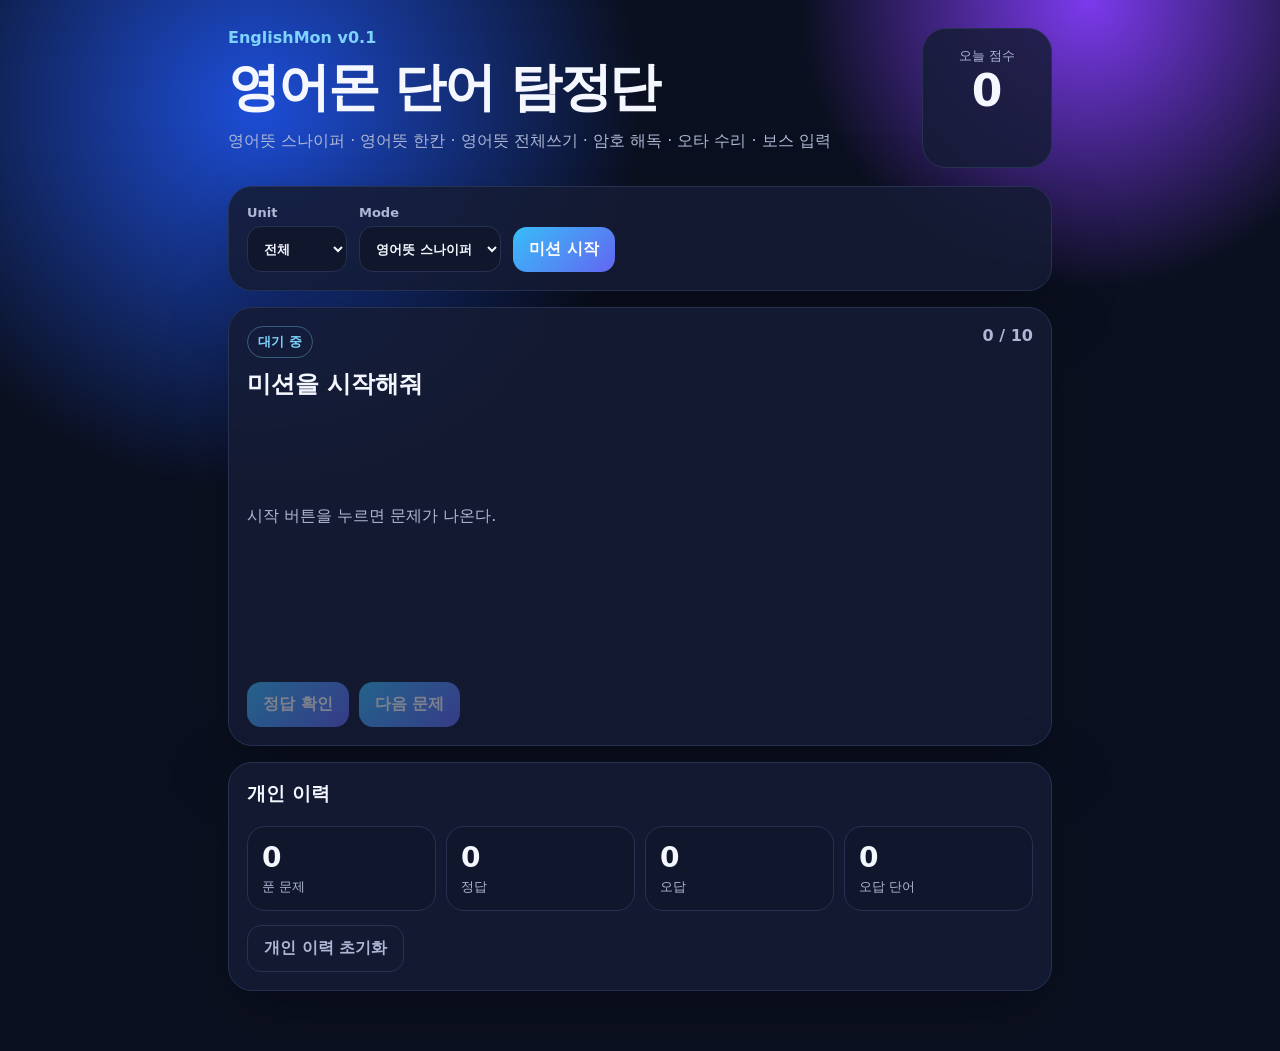
<file: index.html>
﻿<!doctype html>
<html lang="ko">
<head>
  <meta charset="utf-8" />
  <meta http-equiv="refresh" content="0; url=./public/" />
  <title>EnglishMon</title>
</head>
<body>
  <p>Redirecting to <a href="./public/">EnglishMon</a>...</p>
</body>
</html>
</file>
<file: public/styles.css>
﻿:root {
  --bg: #0b1020;
  --card: #141b34;
  --card2: #10172c;
  --text: #f5f7ff;
  --muted: #aeb7d4;
  --line: #273152;
  --accent: #7dd3fc;
  --good: #4ade80;
  --bad: #fb7185;
  --warn: #facc15;
}

* {
  box-sizing: border-box;
}

body {
  margin: 0;
  font-family: system-ui, -apple-system, BlinkMacSystemFont, "Segoe UI", sans-serif;
  background:
    radial-gradient(circle at 20% 10%, #1d4ed8 0, transparent 24rem),
    radial-gradient(circle at 85% 0%, #7c3aed 0, transparent 18rem),
    var(--bg);
  color: var(--text);
}

button, select, input {
  font: inherit;
}

button {
  border: 0;
  border-radius: 14px;
  padding: 12px 16px;
  background: linear-gradient(135deg, #38bdf8, #6366f1);
  color: white;
  font-weight: 800;
  cursor: pointer;
}

button:disabled {
  opacity: 0.45;
  cursor: not-allowed;
}

button.ghost {
  background: transparent;
  border: 1px solid var(--line);
  color: var(--muted);
}

.app {
  max-width: 860px;
  margin: 0 auto;
  padding: 28px 18px 60px;
}

.hero {
  display: flex;
  justify-content: space-between;
  gap: 16px;
  align-items: stretch;
  margin-bottom: 18px;
}

.eyebrow {
  margin: 0 0 6px;
  color: var(--accent);
  font-weight: 800;
}

h1, h2, h3, p {
  margin-top: 0;
}

h1 {
  margin-bottom: 8px;
  font-size: clamp(30px, 6vw, 52px);
  letter-spacing: -0.04em;
}

.sub {
  color: var(--muted);
}

.profile {
  min-width: 130px;
  border: 1px solid var(--line);
  background: rgba(20, 27, 52, 0.82);
  border-radius: 24px;
  padding: 18px;
  text-align: center;
}

.profile-label {
  color: var(--muted);
  font-size: 13px;
}

.profile-score {
  font-size: 44px;
  font-weight: 900;
}

.panel, .game-card {
  border: 1px solid var(--line);
  background: rgba(20, 27, 52, 0.86);
  border-radius: 24px;
  padding: 18px;
  margin-top: 16px;
  box-shadow: 0 20px 70px rgba(0,0,0,0.24);
}

.row {
  display: flex;
  flex-wrap: wrap;
  gap: 12px;
  align-items: end;
}

label {
  display: grid;
  gap: 6px;
  color: var(--muted);
  font-size: 13px;
  font-weight: 700;
}

select, input {
  min-height: 46px;
  border-radius: 14px;
  border: 1px solid var(--line);
  background: var(--card2);
  color: var(--text);
  padding: 10px 12px;
}

.game-top {
  display: flex;
  justify-content: space-between;
  gap: 14px;
}

.badge {
  display: inline-block;
  margin-bottom: 10px;
  border: 1px solid rgba(125, 211, 252, 0.35);
  color: var(--accent);
  border-radius: 999px;
  padding: 6px 10px;
  font-size: 13px;
  font-weight: 800;
}

.progress {
  color: var(--muted);
  font-weight: 800;
}

.question-area {
  min-height: 210px;
  display: grid;
  gap: 12px;
  align-content: center;
}

.empty {
  color: var(--muted);
}

.big-word {
  font-size: clamp(34px, 9vw, 76px);
  font-weight: 950;
  letter-spacing: -0.04em;
  margin-bottom: 8px;
}

.meaning {
  color: var(--muted);
  font-size: 20px;
}

.masked {
  font-size: clamp(34px, 8vw, 64px);
  letter-spacing: 0.08em;
  font-weight: 950;
}

.typo {
  color: var(--warn);
  text-decoration: line-through;
}

.options {
  display: grid;
  gap: 10px;
}

.option {
  text-align: left;
  background: var(--card2);
  border: 1px solid var(--line);
  color: var(--text);
}

.option.selected {
  border-color: var(--accent);
  outline: 3px solid rgba(125, 211, 252, 0.2);
}

.answer-input {
  width: 100%;
  font-size: 24px;
  font-weight: 800;
}

.feedback {
  min-height: 34px;
  margin: 6px 0 12px;
  font-weight: 900;
}

.feedback.good {
  color: var(--good);
}

.feedback.bad {
  color: var(--bad);
}

.actions {
  display: flex;
  gap: 10px;
  flex-wrap: wrap;
}

.stats {
  display: grid;
  grid-template-columns: repeat(4, 1fr);
  gap: 10px;
  margin-bottom: 14px;
}

.stats div {
  background: var(--card2);
  border: 1px solid var(--line);
  border-radius: 18px;
  padding: 14px;
  display: grid;
  gap: 4px;
}

.stats strong {
  font-size: 28px;
}

.stats span {
  color: var(--muted);
  font-size: 13px;
}

@media (max-width: 640px) {
  .hero {
    display: block;
  }

  .profile {
    margin-top: 14px;
  }

  .row > * {
    width: 100%;
  }

  .stats {
    grid-template-columns: repeat(2, 1fr);
  }
}

.definition-box {
  border: 1px solid var(--line);
  background: var(--card2);
  border-radius: 18px;
  padding: 18px;
  font-size: 22px;
  line-height: 1.55;
  font-weight: 800;
  margin: 12px 0;
}

.muted-box {
  color: var(--muted);
  font-weight: 700;
}

.textarea-input {
  min-height: 120px;
  resize: vertical;
  line-height: 1.4;
}
</file>
